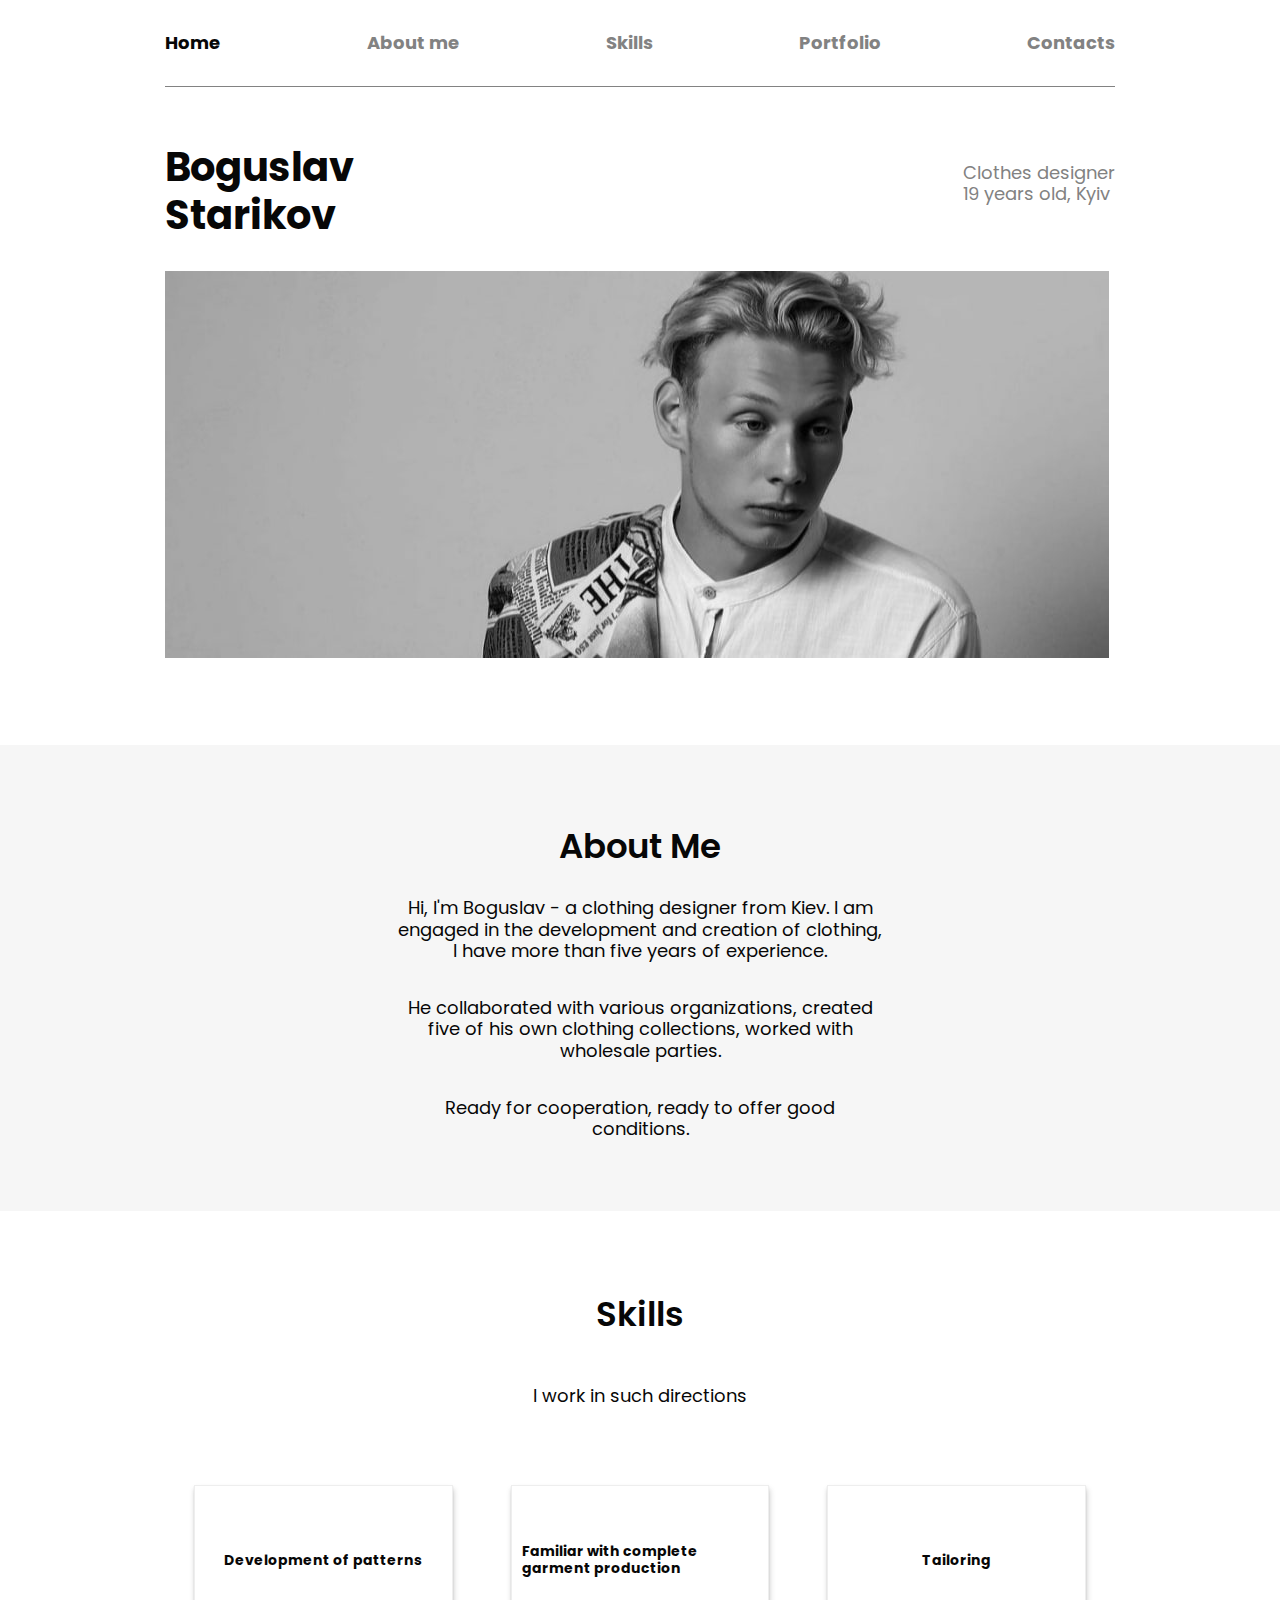
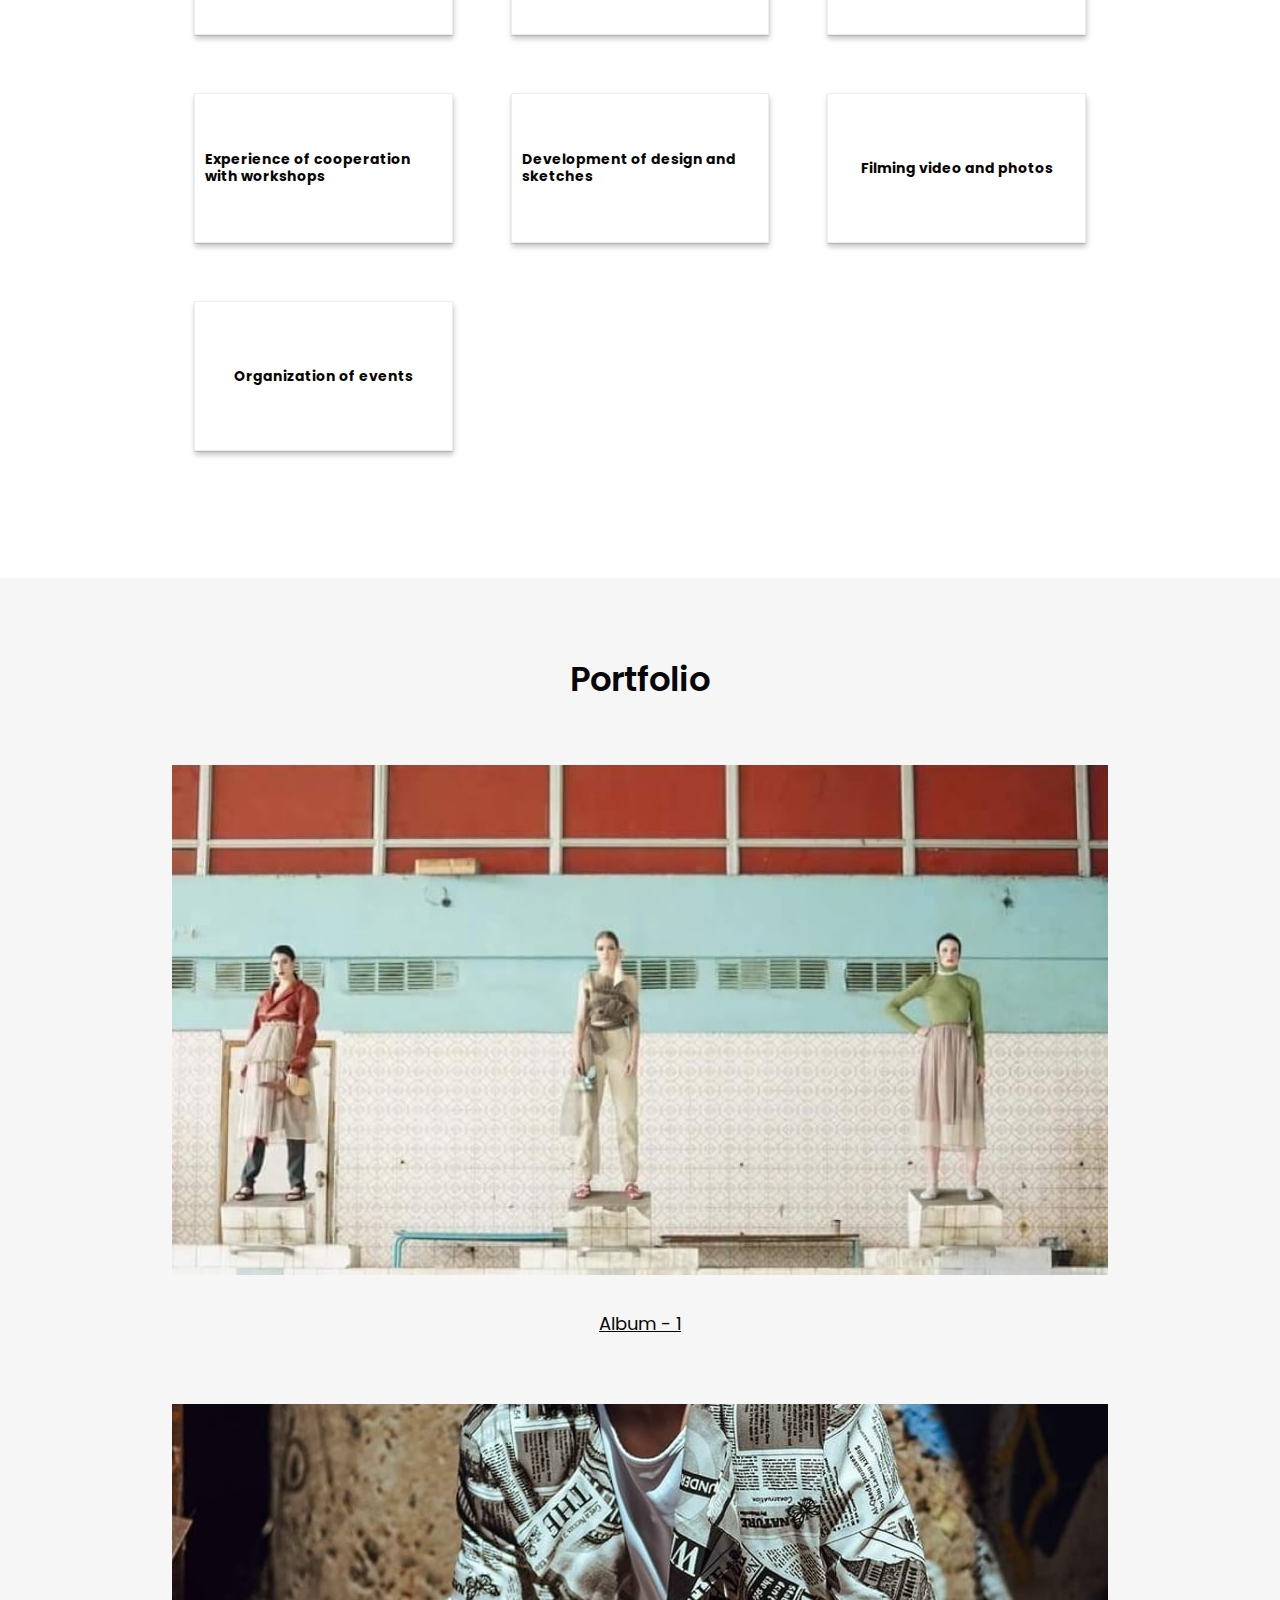
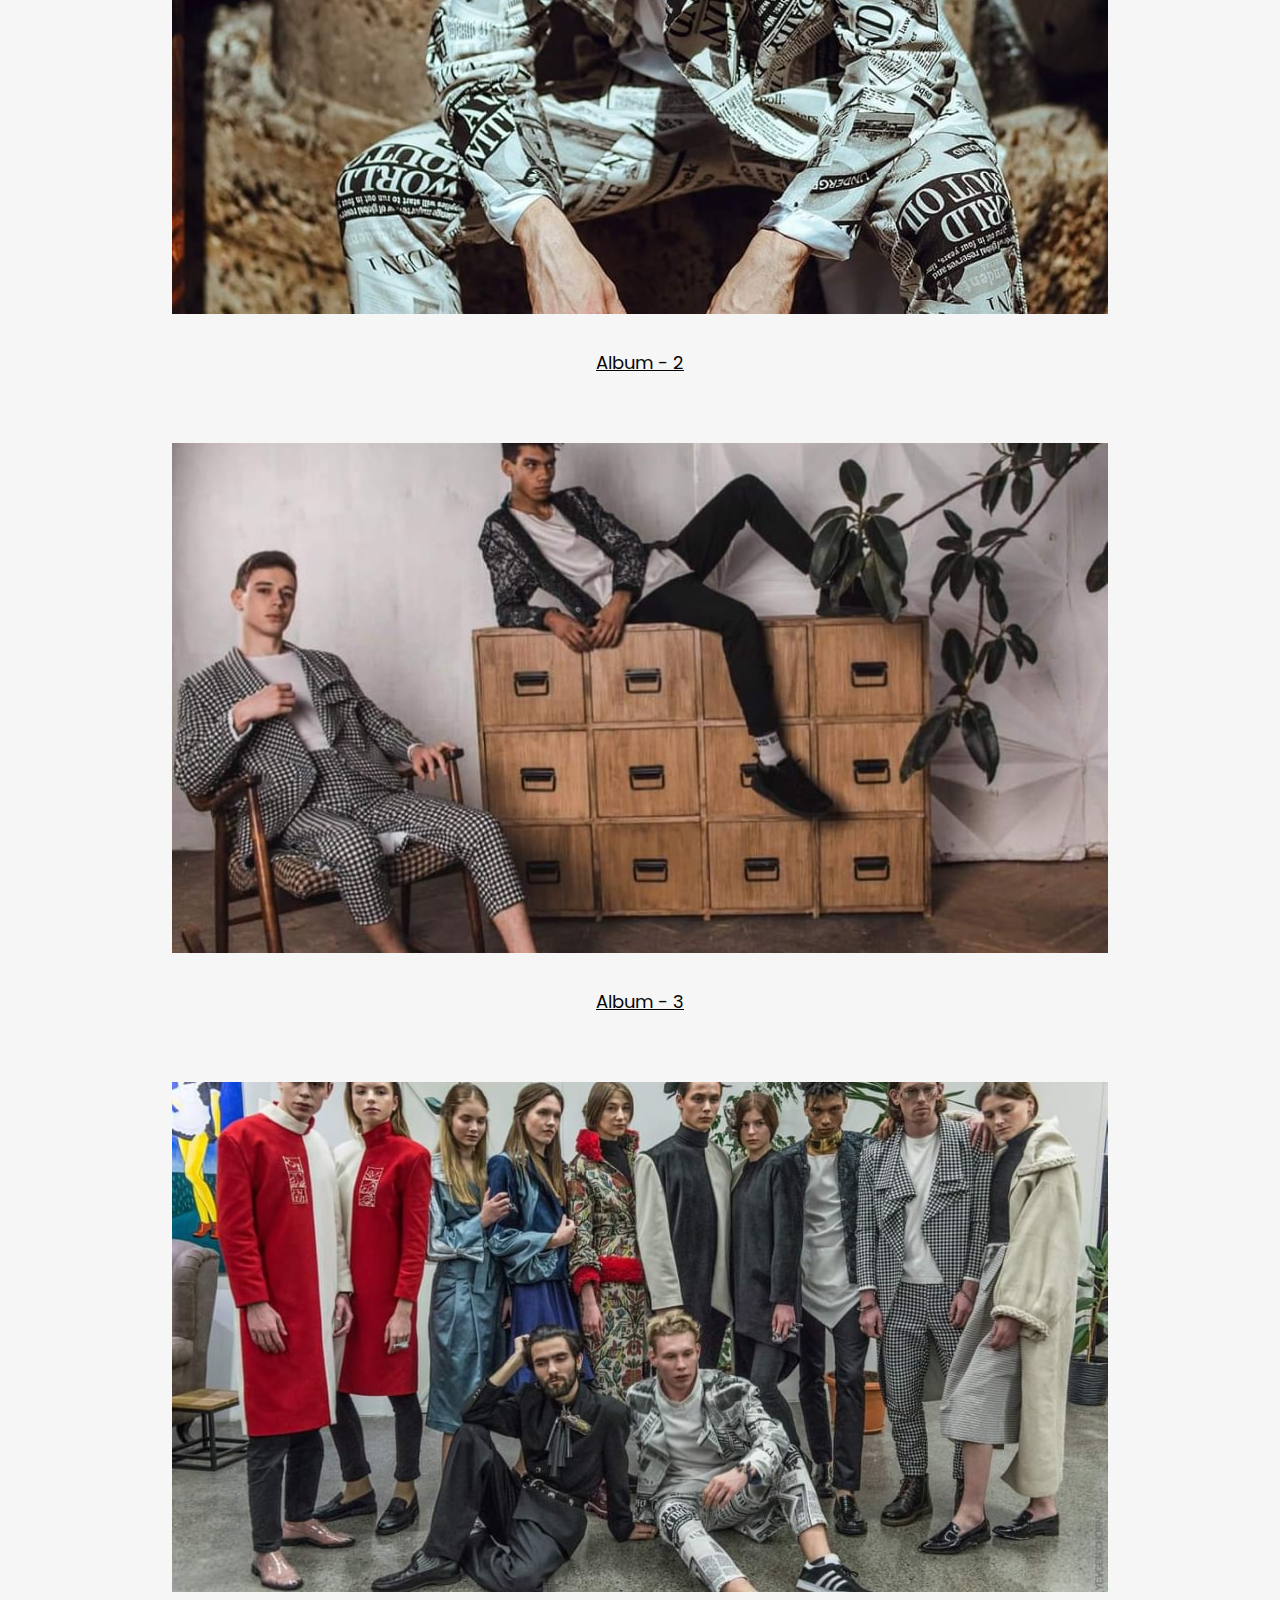
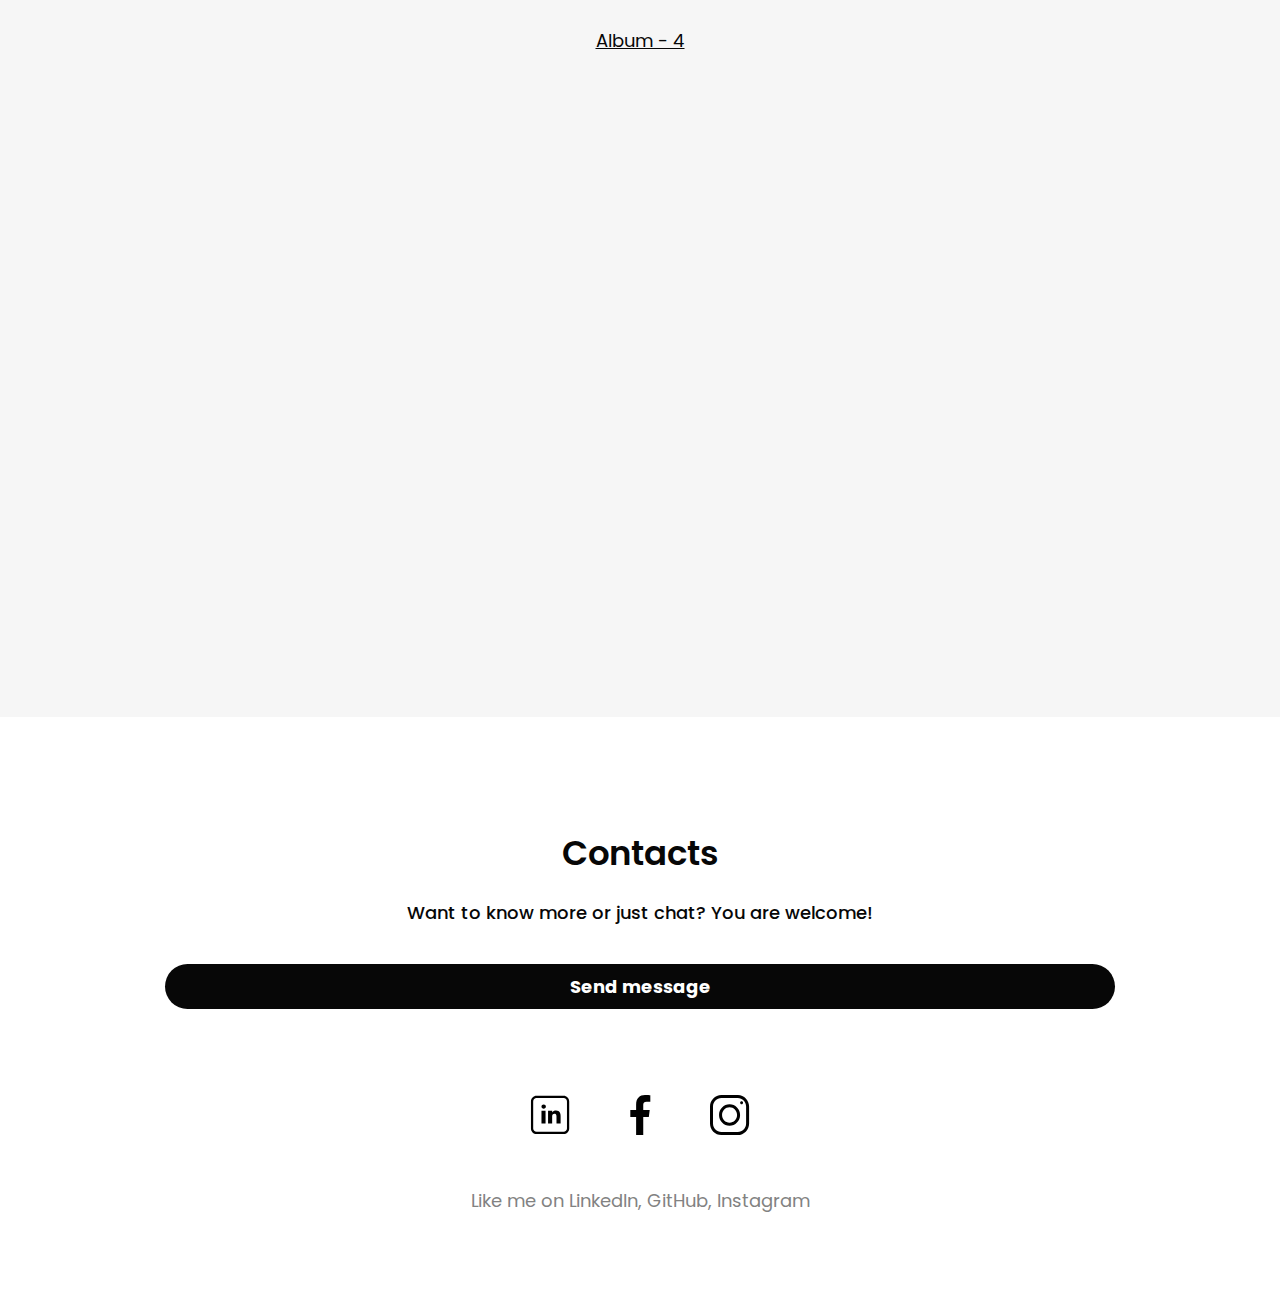
<file: index.html>
<!DOCTYPE html>
<html lang="en">
  <head>
    <meta charset="UTF-8" />
    <meta http-equiv="X-UA-Compatible" content="IE=edge" />
    <meta name="viewport" content="width=device-width, initial-scale=1.0" />
    <title>Boukiga</title>
    <link rel="preconnect" href="https://fonts.gstatic.com" crossorigin />
    <link
      href="https://fonts.googleapis.com/css2?family=Poppins:wght@400;500;700&family=Uchen&display=swap"
      rel="stylesheet"
    />
    <link rel="stylesheet" href="./css/main.min.css" />
  </head>
  <body>
    <header class="header">
      <div class="container header__container">
        <div class="header__desktop">
          <ul class="header__list">
            <li class="header__item">
              <a href="./index.html" class="header__link">Home</a>
            </li>

            <li class="header__item">
              <a href="#about" class="header__link">About me</a>
            </li>

            <li class="header__item">
              <a href="#skills" class="header__link">Skills</a>
            </li>

            <li class="header__item">
              <a href="#portfolio" class="header__link">Portfolio</a>
            </li>

            <li class="header__item">
              <a href="#contacts" class="header__link">Contacts</a>
            </li>
          </ul>
        </div>

        <button type="button" class="mobile-menu__burger" data-menu-button>
          <img
            src="./images/mobile-burger.svg"
            alt="Mobile menu button"
            width="30"
            height="20"
          />
        </button>
      </div>

      <div class="mobile-menu" data-menu>
        <div class="container mobile-menu__container">
          <button type="button" class="mobile-menu__cross" data-menu-close>
            <img
              src="./images/mobile-cross.svg"
              alt="Mobile menu button"
              width="23"
              height="23"
            />
          </button>

          <nav class="mobile-menu__nav">
            <ul class="mobile-menu__list">
              <li class="mobile-menu__item">
                <a href="" class="mobile-menu__link">Home</a>
              </li>
              <li class="mobile-menu__item">
                <a href="" class="mobile-menu__link">About me</a>
              </li>
              <li class="mobile-menu__item">
                <a href="" class="mobile-menu__link">Skills</a>
              </li>
              <li class="mobile-menu__item">
                <a href="" class="mobile-menu__link">Portfolio</a>
              </li>
              <li class="mobile-menu__item">
                <a href="" class="mobile-menu__link">Contacts</a>
              </li>
            </ul>
          </nav>
        </div>
      </div>
    </header>

    <main class="main">
      <section class="hero">
        <div class="container">
          <div class="hero__thumb">
            <h1 class="hero__title">
              Boguslav<br />
              Starikov
            </h1>

            <p class="hero__description">
              Clothes designer <br />
              19 years old, Kyiv
            </p>
          </div>

          <picture class="hero__picture">
            <source
              srcset="
                ./images/hero/hero-img-desktop.jpg    1x,
                ./images/hero/hero-img-desktop@2x.jpg 2x
              "
              media="(min-width: 950px)"
            />
            <source
              srcset="
                ./images/hero/hero-img-mobile.jpg    1x,
                ./images/hero/hero-img-mobile@2x.jpg 2x
              "
            />
            <img
              src="./images/hero/hero-img-mobile.jpg"
              alt="Boguslav Starikov"
            />
          </picture>
        </div>
      </section>

      <section class="about">
        <div class="container about__container" id="about">
          <h2 class="about__title">About Me</h2>
          <ul class="about__list">
            <li class="about__item">
              <p class="about__text">
                Hi, I'm Boguslav - a clothing designer from Kiev. I am engaged
                in the development and creation of clothing, I have more than
                five years of experience.
              </p>
            </li>
            <li class="about__item">
              <p class="about__text">
                He collaborated with various organizations, created five of his
                own clothing collections, worked with wholesale parties.
              </p>
            </li>
            <li class="about__item">
              <p class="about__text">
                Ready for cooperation, ready to offer good conditions.
              </p>
            </li>
          </ul>
        </div>
      </section>

      <section class="skills">
        <div class="container skills__container" id="skills">
          <h2 class="skills__title">Skills</h2>
          <p class="skills__description">I work in such directions</p>

          <ul class="skills__list">
            <li class="skills__item">
              <h3 class="skills__subtitle">Development of patterns</h3>
              <p class="skills__text"></p>
            </li>

            <li class="skills__item">
              <h3 class="skills__subtitle">
                Familiar with complete garment production
              </h3>
              <p class="skills__text"></p>
            </li>

            <li class="skills__item">
              <h3 class="skills__subtitle">Tailoring</h3>
              <p class="skills__text"></p>
            </li>

            <li class="skills__item">
              <h3 class="skills__subtitle">
                Experience of cooperation with workshops
              </h3>
              <p class="skills__text"></p>
            </li>

            <li class="skills__item">
              <h3 class="skills__subtitle">
                Development of design and sketches
              </h3>
              <p class="skills__text"></p>
            </li>

            <li class="skills__item">
              <h3 class="skills__subtitle">Filming video and photos</h3>
              <p class="skills__text"></p>
            </li>

            <li class="skills__item">
              <h3 class="skills__subtitle">Organization of events</h3>
              <p class="skills__text"></p>
            </li>
          </ul>
        </div>
      </section>

      <section class="portfolio">
        <div class="container" id="portfolio">
          <h2 class="portfolio__title">Portfolio</h2>

          <ul class="portfolio__list">
            <li class="portfolio__item">
              <a href="./colection1.html" class="portfolio__link">
                <picture class="portfolio__picture">
                  <source
                    srcset="
                      ./images/portfolio/colection-desktop1-min.jpg    1x,
                      ./images/portfolio/colection-desktop1@2x-min.jpg 2x
                    "
                    media="(min-width: 950px)"
                  />
                  <source
                    srcset="
                      ./images/portfolio/colection-mobile1-min.jpg    1x,
                      ./images/portfolio/colection-mobile1@2x-min.jpg 2x
                    "
                  />
                  <img
                    src="./images/portfolio/colection-mobile1-min.jpg"
                    alt="Portfolio image"
                  />
                </picture>

                Album - 1
              </a>
            </li>

            <li class="portfolio__item">
              <a href="./colection2.html" class="portfolio__link">
                <picture class="portfolio__picture">
                  <source
                    srcset="
                      ./images/portfolio/colection-desktop2-min.jpg    1x,
                      ./images/portfolio/colection-desktop2@2x-min.jpg 2x
                    "
                    media="(min-width: 950px)"
                  />

                  <source
                    srcset="
                      ./images/portfolio/colection-mobile2-min.jpg    1x,
                      ./images/portfolio/colection-mobile2@2x-min.jpg 2x
                    "
                  />
                  <img
                    src="./images/portfolio/colection-mobile2-min.jpg"
                    alt="Portfolio image"
                  />
                </picture>

                Album - 2
              </a>
            </li>

            <li class="portfolio__item">
              <a href="./colection3.html" class="portfolio__link">
                <picture class="portfolio__picture">
                  <source
                    srcset="
                      ./images/portfolio/colection-desktop3-min.jpg    1x,
                      ./images/portfolio/colection-desktop3@2x-min.jpg 2x
                    "
                    media="(min-width: 950px)"
                  />

                  <source
                    srcset="
                      ./images/portfolio/colection-mobile3-min.jpg    1x,
                      ./images/portfolio/colection-mobile3@2x-min.jpg 2x
                    "
                  />
                  <img
                    src="./images/portfolio/colection-mobile3-min.jpg"
                    alt="Portfolio image"
                  />
                </picture>

                Album - 3
              </a>
            </li>

            <li class="portfolio__item">
              <a href="./colection4.html" class="portfolio__link">
                <picture class="portfolio__picture">
                  <source
                    srcset="
                      ./images/portfolio/colection4-desktop-min.jpg    1x,
                      ./images/portfolio/colection4-desktop@2x-min.jpg 2x
                    "
                    media="(min-width: 950px)"
                  />

                  <source
                    srcset="
                      ./images/portfolio/colection4-mobile-min.jpg    1x,
                      ./images/portfolio/colection4-mobile@2x-min.jpg 2x
                    "
                  />
                  <img
                    src="./images/portfolio/colection4-mobile-min.jpg"
                    alt="Portfolio image"
                  />
                </picture>

                Album - 4
              </a>
            </li>

            <li class="portfolio__item">
              <iframe
                src="https://www.youtube.com/embed/2PJr3oDX-UU"
                title="YouTube video player"
                frameborder="0"
                allow="accelerometer; autoplay; clipboard-write; encrypted-media; gyroscope; picture-in-picture"
                allowfullscreen
                class="portfolio__video"
              ></iframe>
            </li>
          </ul>
        </div>
      </section>

      <section class="contacts">
        <div class="container" id="contacts">
          <h2 class="contacts__title">Contacts</h2>
          <h3 class="contacts__subtitle">
            Want to know more or just chat? You are welcome!
          </h3>

          <a href="mailto:boukiga.official@gmail.com" class="contacts__btn"
            >Send message</a
          >
        </div>
      </section>
    </main>
    <footer class="footer">
      <div class="container">
        <ul class="footer__list">
          <li class="footer__item">
            <a href="#" class="footer__link" target="_blank">
              <svg width="40" height="40">
                <use href="./images/footer/sprite.svg#linkedin"></use>
              </svg>
            </a>
          </li>

          <li class="footer__item">
            <a
              href="https://www.facebook.com/boguslav.starikov"
              class="footer__link"
              target="_blank"
            >
              <svg width="40" height="40">
                <use href="./images/footer/sprite.svg#facebook"></use>
              </svg>
            </a>
          </li>

          <li class="footer__item">
            <a
              href="https://www.instagram.com/boukiga/"
              class="contacts__link"
              target="_blank"
            >
              <svg width="40" height="40">
                <use href="./images/footer/sprite.svg#instagram"></use>
              </svg>
            </a>
          </li>
        </ul>

        <p class="footer__description">
          Like me on LinkedIn, GitHub, Instagram
        </p>
      </div>
    </footer>

    <script src="./js/mobile-menu.js"></script>
  </body>
</html>
</file>
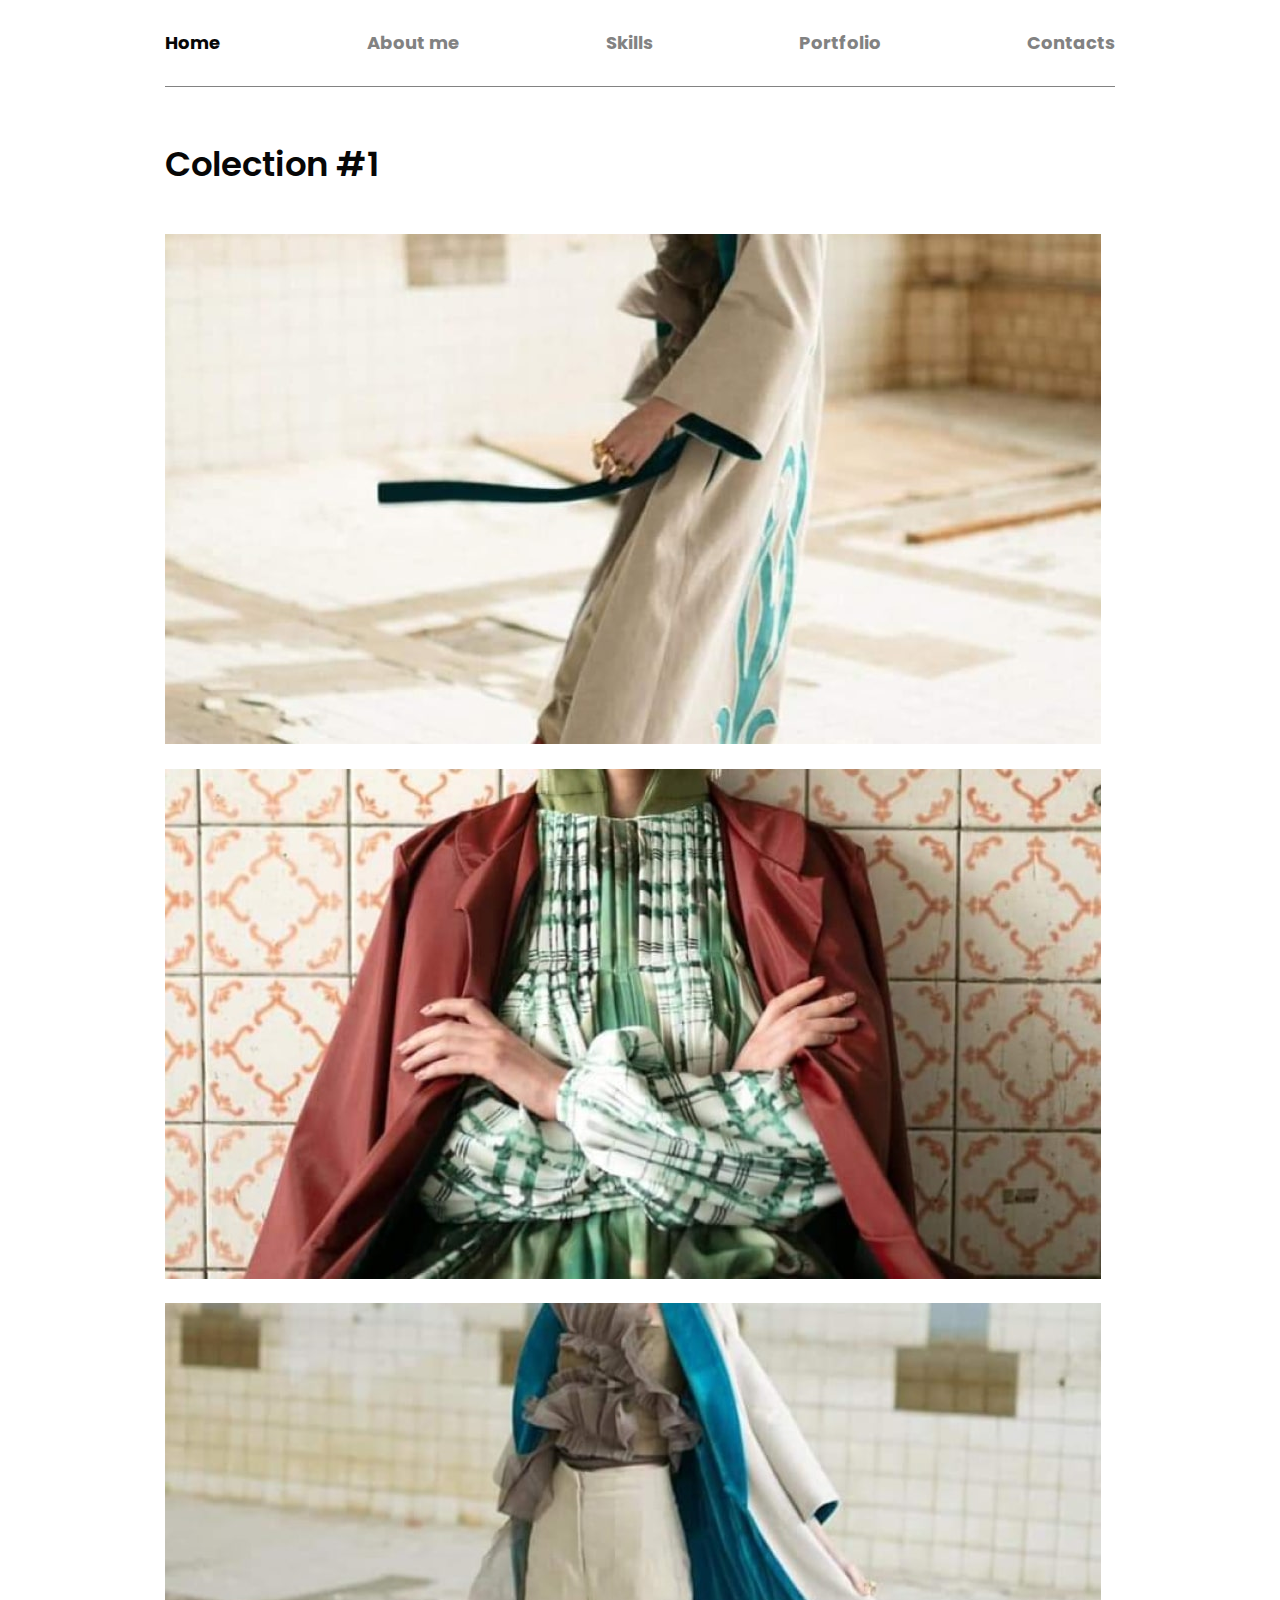
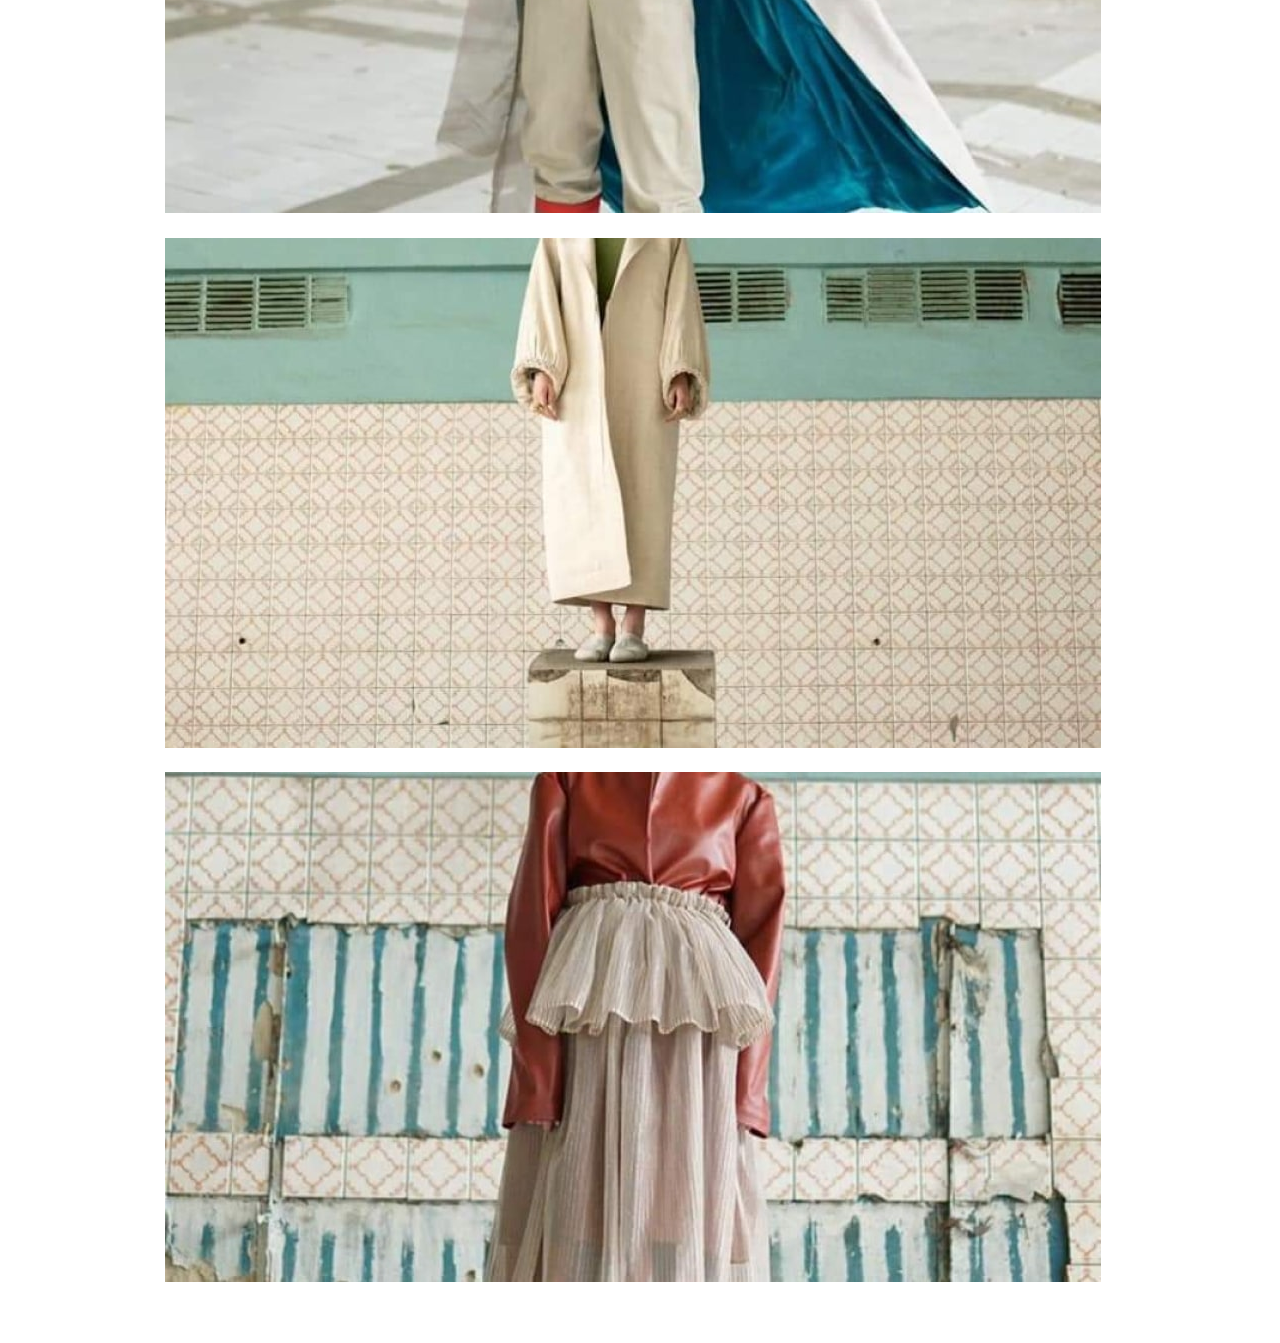
<file: colection1.html>
<!DOCTYPE html>
<html lang="en">
  <head>
    <meta charset="UTF-8" />
    <meta http-equiv="X-UA-Compatible" content="IE=edge" />
    <meta name="viewport" content="width=device-width, initial-scale=1.0" />
    <title>Boukiga</title>
    <link rel="preconnect" href="https://fonts.gstatic.com" crossorigin />
    <link
      href="https://fonts.googleapis.com/css2?family=Poppins:wght@400;500;700&family=Uchen&display=swap"
      rel="stylesheet"
    />
    <link rel="stylesheet" href="./css/main.min.css" />
  </head>
  <body>
    <header class="header">
      <div class="container header__container">
        <div class="header__desktop">
          <ul class="header__list">
            <li class="header__item">
              <a href="./index.html" class="header__link">Home</a>
            </li>

            <li class="header__item">
              <a href="#about" class="header__link">About me</a>
            </li>

            <li class="header__item">
              <a href="#skills" class="header__link">Skills</a>
            </li>

            <li class="header__item">
              <a href="#portfolio" class="header__link">Portfolio</a>
            </li>

            <li class="header__item">
              <a href="#contacts" class="header__link">Contacts</a>
            </li>
          </ul>
        </div>

        <button type="button" class="mobile-menu__burger" data-menu-button>
          <img
            src="./images/mobile-burger.svg"
            alt="Mobile menu button"
            width="30"
            height="20"
          />
        </button>
      </div>

      <div class="mobile-menu" data-menu>
        <div class="container mobile-menu__container">
          <button type="button" class="mobile-menu__cross" data-menu-close>
            <img
              src="./images/mobile-cross.svg"
              alt="Mobile menu button"
              width="23"
              height="23"
            />
          </button>

          <nav class="mobile-menu__nav">
            <ul class="mobile-menu__list">
              <li class="mobile-menu__item">
                <a href="" class="mobile-menu__link">Home</a>
              </li>
              <li class="mobile-menu__item">
                <a href="" class="mobile-menu__link">About me</a>
              </li>
              <li class="mobile-menu__item">
                <a href="" class="mobile-menu__link">Skills</a>
              </li>
              <li class="mobile-menu__item">
                <a href="" class="mobile-menu__link">Portfolio</a>
              </li>
              <li class="mobile-menu__item">
                <a href="" class="mobile-menu__link">Contacts</a>
              </li>
            </ul>
          </nav>
        </div>
      </div>
    </header>

    <main>
      <section class="colection">
        <div class="container">
          <h1 class="colection__title">Colection #1</h1>
          <ul class="colection__list">
            <li class="colection__item">
              <picture class="colection__picture">
                <source
                  srcset="
                    ./images/portfolio/colection/colection1-1-desktop-min.jpg    1x,
                    ./images/portfolio/colection/colection1-1-desktop@2x-min.jpg 2x
                  "
                  media="(min-width: 950px)"
                />

                <source
                  srcset="
                    ./images/portfolio/colection/colection1-1-mobile-min.jpg    1x,
                    ./images/portfolio/colection/colection1-1-mobile@2x-min.jpg 2x
                  "
                />
                <img
                  src="./images/portfolio/colection/colection1-1-mobile-min.jpg"
                  alt="Colection Image"
                />
              </picture>
            </li>

            <li class="colection__item">
              <picture class="colection__picture">
                <source
                  srcset="
                    ./images/portfolio/colection/colection1-2-desktop-min.jpg    1x,
                    ./images/portfolio/colection/colection1-2-desktop@2x-min.jpg 2x
                  "
                  media="(min-width: 950px)"
                />
                <source
                  srcset="
                    ./images/portfolio/colection/colection1-2-mobile-min.jpg    1x,
                    ./images/portfolio/colection/colection1-2-mobile@2x-min.jpg 2x
                  "
                />
                <img
                  src="./images/portfolio/colection/colection1-2-mobile-min.jpg"
                  alt="Colection Image"
                />
              </picture>
            </li>

            <li class="colection__item">
              <picture class="colection__picture">
                <source
                  srcset="
                    ./images/portfolio/colection/colection1-3-desktop-min.jpg    1x,
                    ./images/portfolio/colection/colection1-3-desktop@2x-min.jpg 2x
                  "
                  media="(min-width: 950px)"
                />
                <source
                  srcset="
                    ./images/portfolio/colection/colection1-3-mobile-min.jpg    1x,
                    ./images/portfolio/colection/colection1-3-mobile@2x-min.jpg 2x
                  "
                />
                <img
                  src="./images/portfolio/colection/colection1-3-mobile-min.jpg"
                  alt="Colection Image"
                />
              </picture>
            </li>

            <li class="colection__item">
              <picture class="colection__picture">
                <source
                  srcset="
                    ./images/portfolio/colection/colection1-4-desktop-min.jpg    1x,
                    ./images/portfolio/colection/colection1-4-desktop@2x-min.jpg 2x
                  "
                  media="(min-width: 950px)"
                />
                <source
                  srcset="
                    ./images/portfolio/colection/colection1-4-mobile-min.jpg    1x,
                    ./images/portfolio/colection/colection1-4-mobile@2x-min.jpg 2x
                  "
                />
                <img
                  src="./images/portfolio/colection/colection1-4-mobile-min.jpg"
                  alt="Colection Image"
                />
              </picture>
            </li>

            <li class="colection__item">
              <picture class="colection__picture">
                <source
                  srcset="
                    ./images/portfolio/colection/colection1-5-desktop-min.jpg    1x,
                    ./images/portfolio/colection/colection1-5-desktop@2x-min.jpg 2x
                  "
                  media="(min-width: 950px)"
                />
                <source
                  srcset="
                    ./images/portfolio/colection/colection1-5-mobile-min.jpg    1x,
                    ./images/portfolio/colection/colection1-5-mobile@2x-min.jpg 2x
                  "
                />
                <img
                  src="./images/portfolio/colection/colection1-5-mobile-min.jpg"
                  alt="Colection Image"
                />
              </picture>
            </li>
          </ul>
        </div>
      </section>
    </main>
    <script src="./js/mobile-menu.js"></script>
  </body>
</html>
</file>
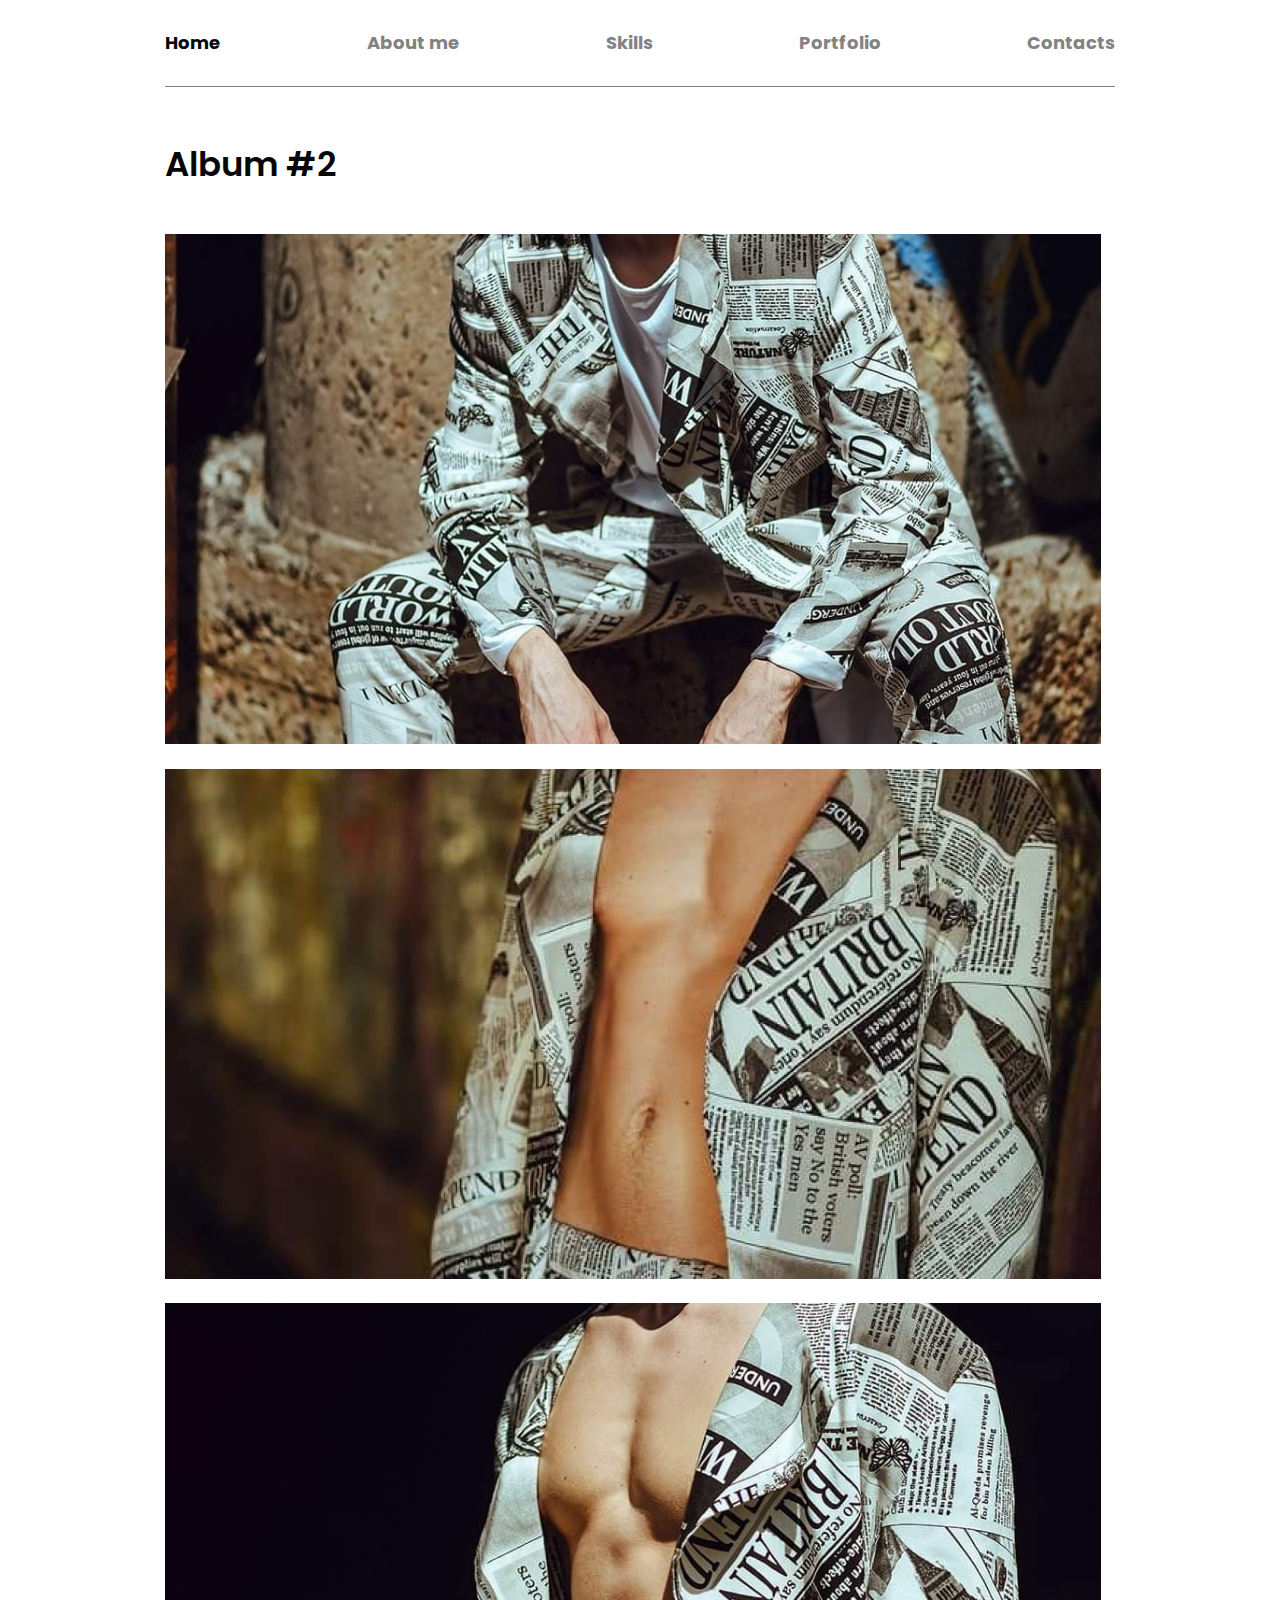
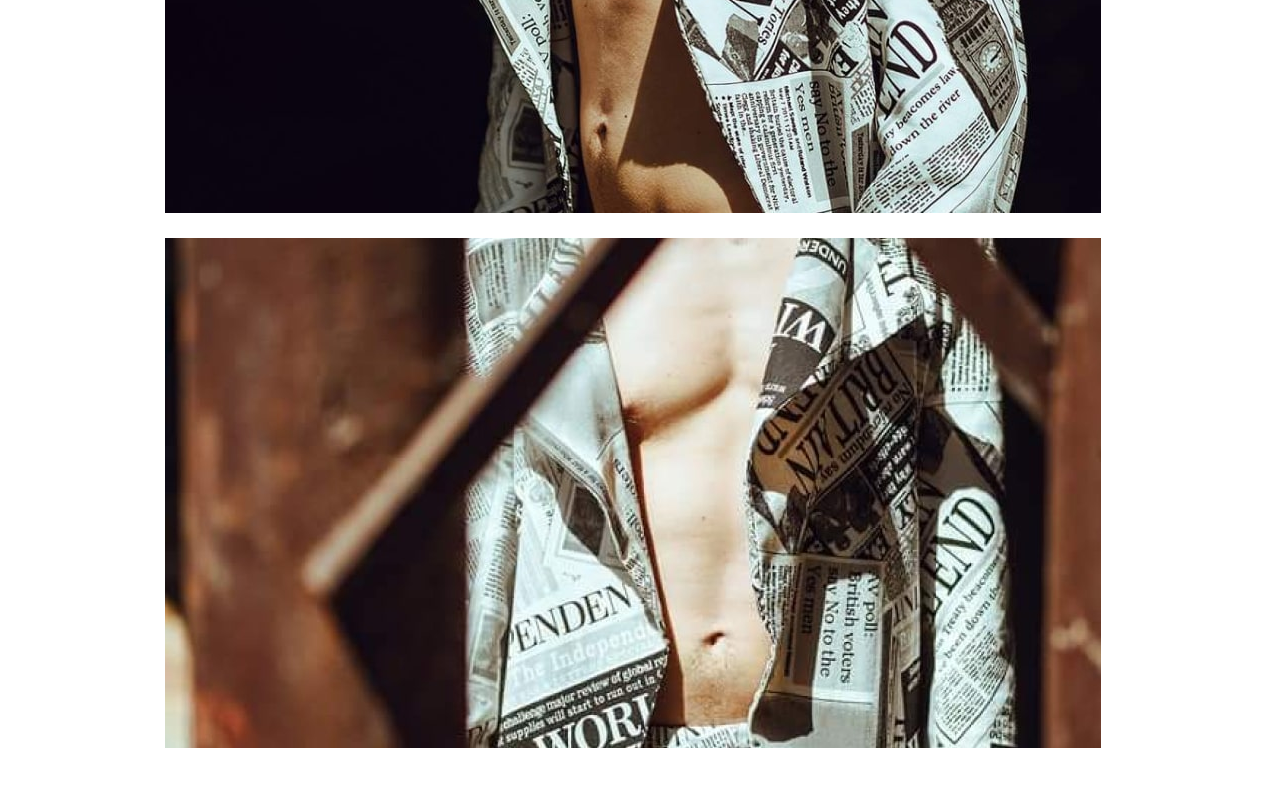
<file: colection2.html>
<!DOCTYPE html>
<html lang="en">
  <head>
    <meta charset="UTF-8" />
    <meta http-equiv="X-UA-Compatible" content="IE=edge" />
    <meta name="viewport" content="width=device-width, initial-scale=1.0" />
    <title>Boukiga</title>
    <link rel="preconnect" href="https://fonts.gstatic.com" crossorigin />
    <link
      href="https://fonts.googleapis.com/css2?family=Poppins:wght@400;500;700&family=Uchen&display=swap"
      rel="stylesheet"
    />
    <link rel="stylesheet" href="./css/main.min.css" />
  </head>
  <body>
    <header class="header">
      <div class="container header__container">
        <div class="header__desktop">
          <ul class="header__list">
            <li class="header__item">
              <a href="./index.html" class="header__link">Home</a>
            </li>

            <li class="header__item">
              <a href="#about" class="header__link">About me</a>
            </li>

            <li class="header__item">
              <a href="#skills" class="header__link">Skills</a>
            </li>

            <li class="header__item">
              <a href="#portfolio" class="header__link">Portfolio</a>
            </li>

            <li class="header__item">
              <a href="#contacts" class="header__link">Contacts</a>
            </li>
          </ul>
        </div>

        <button type="button" class="mobile-menu__burger" data-menu-button>
          <img
            src="./images/mobile-burger.svg"
            alt="Mobile menu button"
            width="30"
            height="20"
          />
        </button>
      </div>

      <div class="mobile-menu" data-menu>
        <div class="container mobile-menu__container">
          <button type="button" class="mobile-menu__cross" data-menu-close>
            <img
              src="./images/mobile-cross.svg"
              alt="Mobile menu button"
              width="23"
              height="23"
            />
          </button>

          <nav class="mobile-menu__nav">
            <ul class="mobile-menu__list">
              <li class="mobile-menu__item">
                <a href="" class="mobile-menu__link">Home</a>
              </li>
              <li class="mobile-menu__item">
                <a href="" class="mobile-menu__link">About me</a>
              </li>
              <li class="mobile-menu__item">
                <a href="" class="mobile-menu__link">Skills</a>
              </li>
              <li class="mobile-menu__item">
                <a href="" class="mobile-menu__link">Portfolio</a>
              </li>
              <li class="mobile-menu__item">
                <a href="" class="mobile-menu__link">Contacts</a>
              </li>
            </ul>
          </nav>
        </div>
      </div>
    </header>

    <main>
      <section class="colection">
        <div class="container">
          <h1 class="colection__title">Album #2</h1>
          <ul class="colection__list">
            <li class="colection__item">
              <picture class="colection__picture">
                <source
                  srcset="
                    ./images/portfolio/colection/colection2-1-desktop-min.jpg    1x,
                    ./images/portfolio/colection/colection2-1-desktop@2x-min.jpg 2x
                  "
                  media="(min-width: 950px)"
                />

                <source
                  srcset="
                    ./images/portfolio/colection/colection2-1-mobile-min.jpg    1x,
                    ./images/portfolio/colection/colection2-1-mobile@2x-min.jpg 2x
                  "
                />
                <img
                  src="./images/portfolio/colection/colection2-1-mobile-min.jpg"
                  alt="Colection Image"
                />
              </picture>
            </li>

            <li class="colection__item">
              <picture class="colection__picture">
                <source
                  srcset="
                    ./images/portfolio/colection/colection2-2-desktop-min.jpg    1x,
                    ./images/portfolio/colection/colection2-2-desktop@2x-min.jpg 2x
                  "
                  media="(min-width: 950px)"
                />
                <source
                  srcset="
                    ./images/portfolio/colection/colection2-2-mobile-min.jpg    1x,
                    ./images/portfolio/colection/colection2-2-mobile@2x-min.jpg 2x
                  "
                />
                <img
                  src="./images/portfolio/colection/colection2-2-mobile-min.jpg"
                  alt="Colection Image"
                />
              </picture>
            </li>

            <li class="colection__item">
              <picture class="colection__picture">
                <source
                  srcset="
                    ./images/portfolio/colection/colection2-3-desktop-min.jpg    1x,
                    ./images/portfolio/colection/colection2-3-desktop@2x-min.jpg 2x
                  "
                  media="(min-width: 950px)"
                />

                <source
                  srcset="
                    ./images/portfolio/colection/colection2-3-mobile-min.jpg    1x,
                    ./images/portfolio/colection/colection2-3-mobile@2x-min.jpg 2x
                  "
                />
                <img
                  src="./images/portfolio/colection/colection1-3-mobile-min.jpg"
                  alt="Colection Image"
                />
              </picture>
            </li>

            <li class="colection__item">
              <picture class="colection__picture">
                <source
                  srcset="
                    ./images/portfolio/colection/colection2-4-desktop-min.jpg    1x,
                    ./images/portfolio/colection/colection2-4-desktop@2x-min.jpg 2x
                  "
                  media="(min-width: 950px)"
                />

                <source
                  srcset="
                    ./images/portfolio/colection/colection2-4-mobile-min.jpg    1x,
                    ./images/portfolio/colection/colection2-4-mobile@2x-min.jpg 2x
                  "
                />
                <img
                  src="./images/portfolio/colection/colection2-4-mobile-min.jpg"
                  alt="Colection Image"
                />
              </picture>
            </li>
          </ul>
        </div>
      </section>
    </main>
    <script src="./js/mobile-menu.js"></script>
  </body>
</html>
</file>
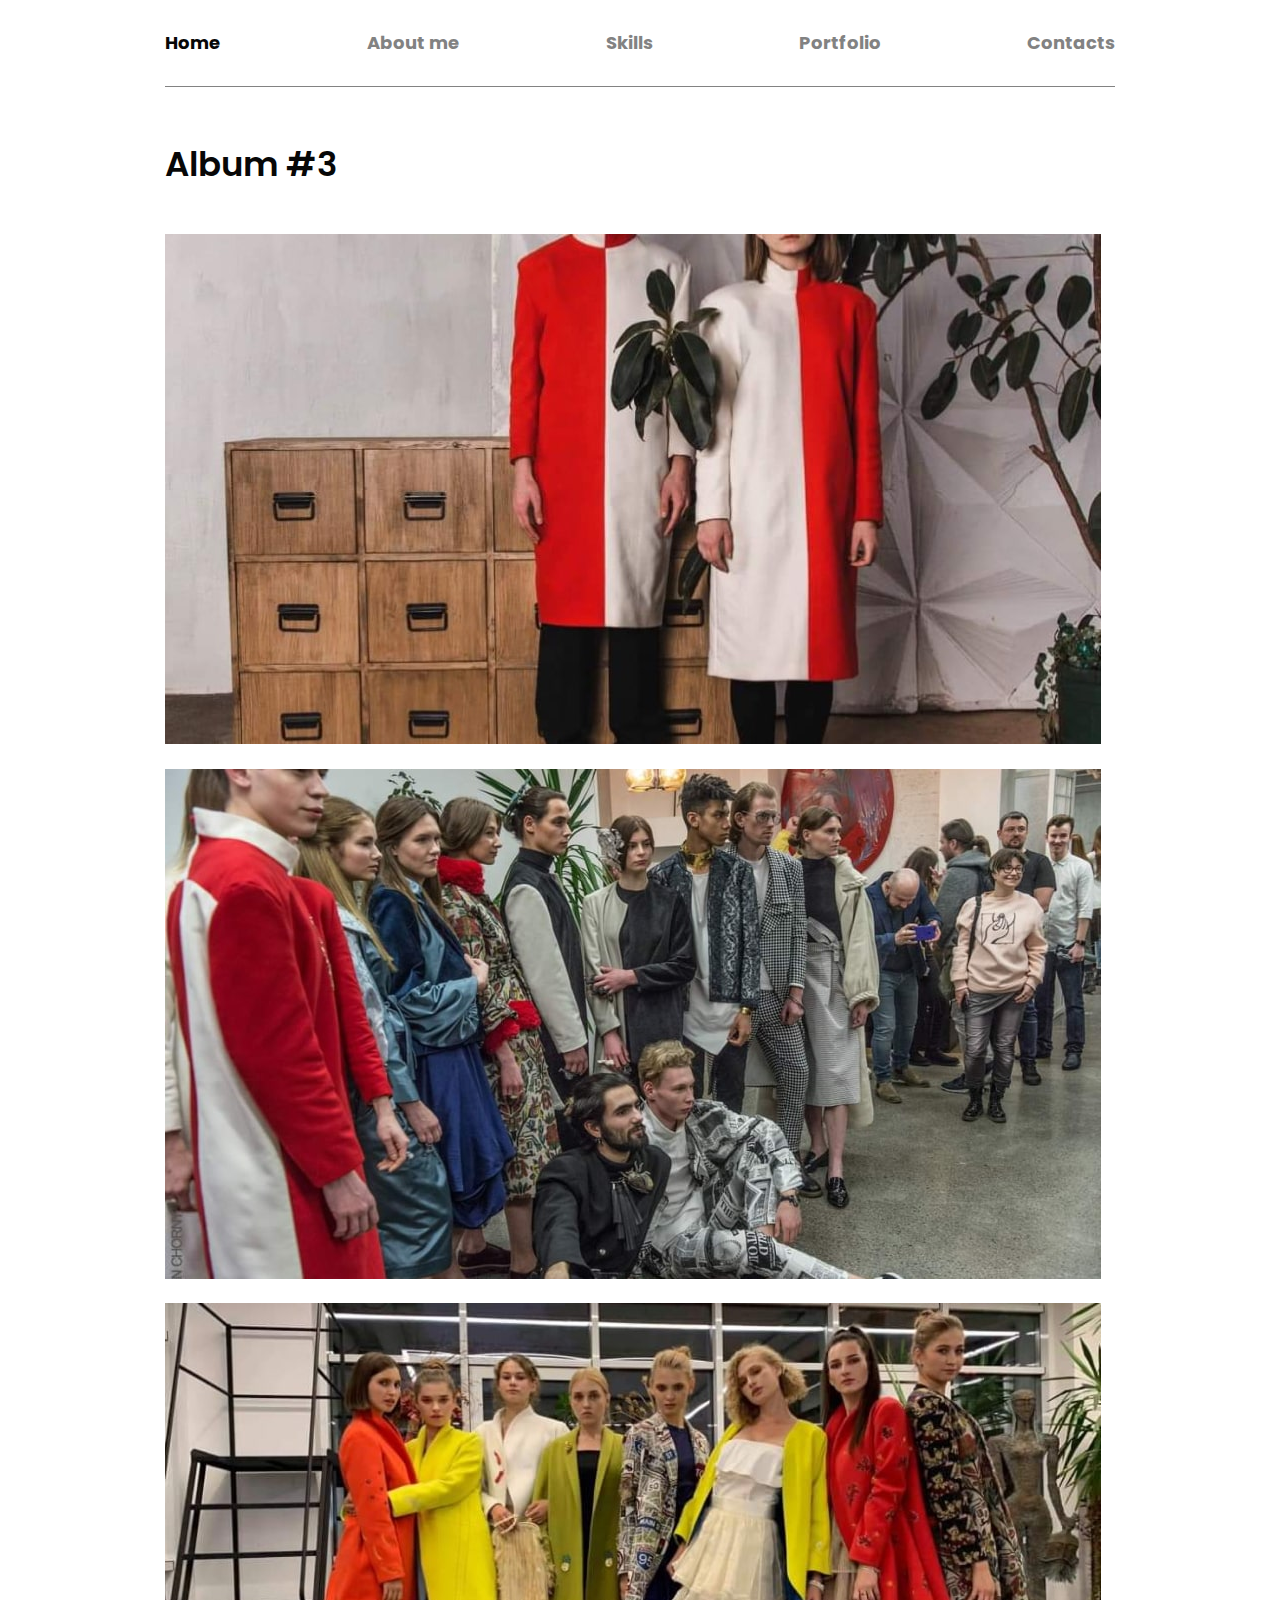
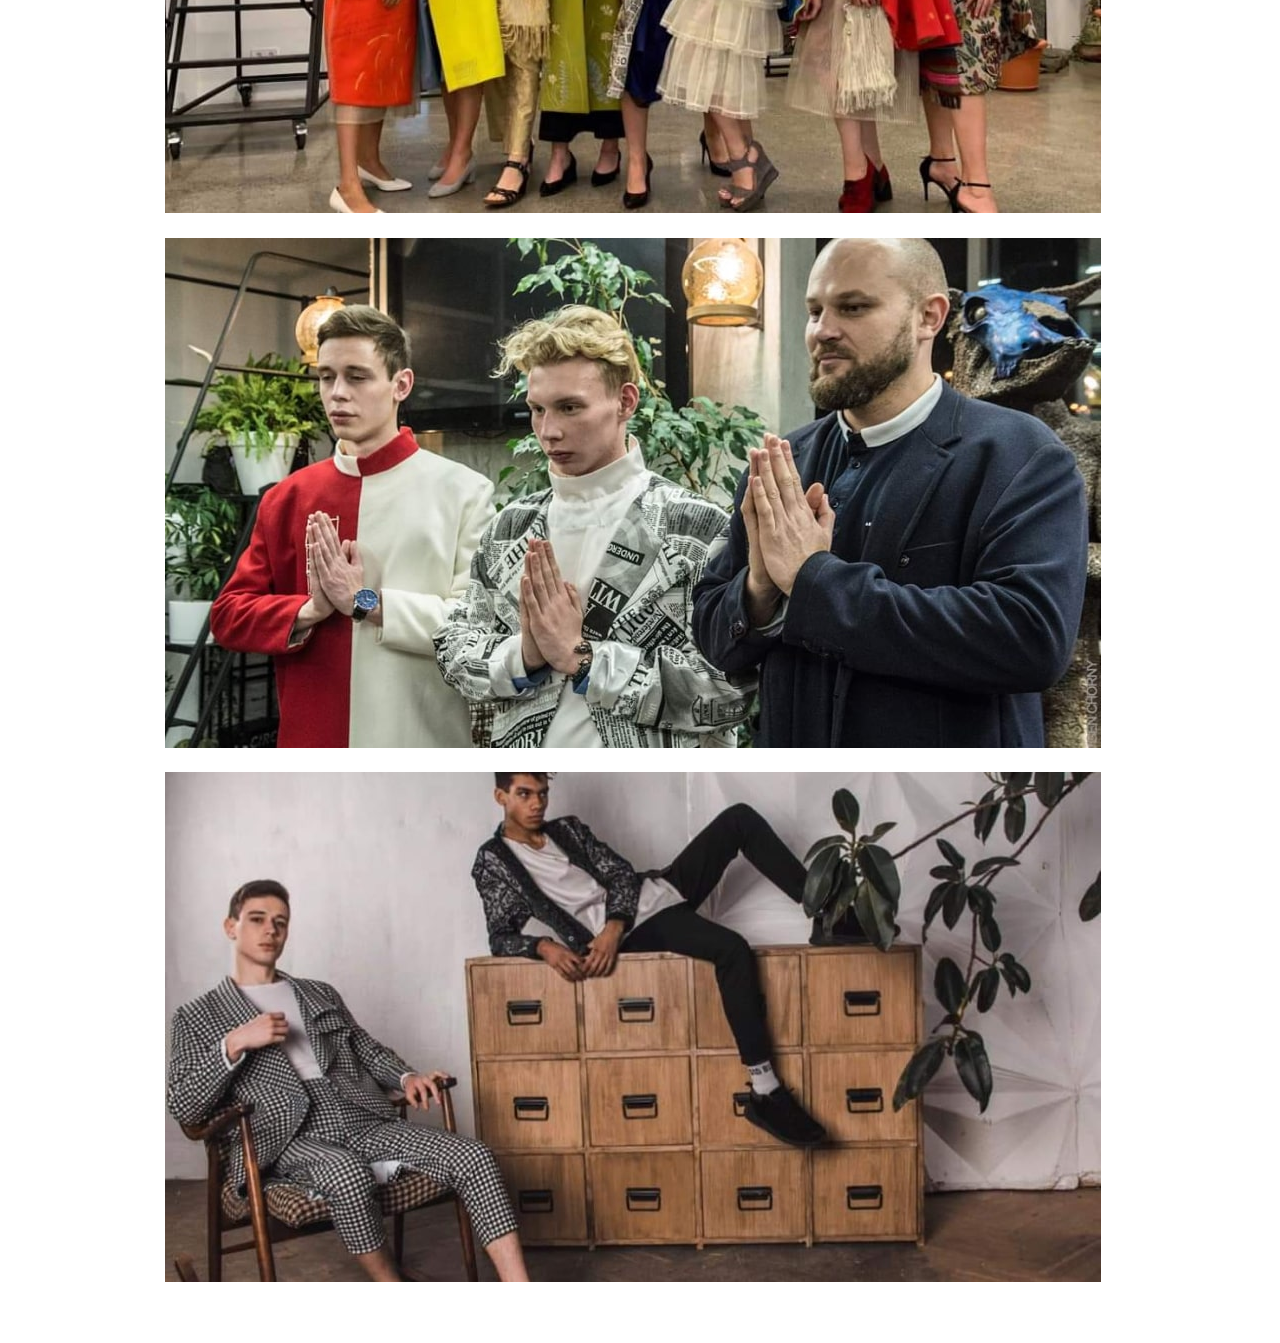
<file: colection3.html>
<!DOCTYPE html>
<html lang="en">
  <head>
    <meta charset="UTF-8" />
    <meta http-equiv="X-UA-Compatible" content="IE=edge" />
    <meta name="viewport" content="width=device-width, initial-scale=1.0" />
    <title>Boukiga</title>
    <link rel="preconnect" href="https://fonts.gstatic.com" crossorigin />
    <link
      href="https://fonts.googleapis.com/css2?family=Poppins:wght@400;500;700&family=Uchen&display=swap"
      rel="stylesheet"
    />
    <link rel="stylesheet" href="./css/main.min.css" />
  </head>
  <body>
    <header class="header">
      <div class="container header__container">
        <div class="header__desktop">
          <ul class="header__list">
            <li class="header__item">
              <a href="./index.html" class="header__link">Home</a>
            </li>

            <li class="header__item">
              <a href="#about" class="header__link">About me</a>
            </li>

            <li class="header__item">
              <a href="#skills" class="header__link">Skills</a>
            </li>

            <li class="header__item">
              <a href="#portfolio" class="header__link">Portfolio</a>
            </li>

            <li class="header__item">
              <a href="#contacts" class="header__link">Contacts</a>
            </li>
          </ul>
        </div>

        <button type="button" class="mobile-menu__burger" data-menu-button>
          <img
            src="./images/mobile-burger.svg"
            alt="Mobile menu button"
            width="30"
            height="20"
          />
        </button>
      </div>

      <div class="mobile-menu" data-menu>
        <div class="container mobile-menu__container">
          <button type="button" class="mobile-menu__cross" data-menu-close>
            <img
              src="./images/mobile-cross.svg"
              alt="Mobile menu button"
              width="23"
              height="23"
            />
          </button>

          <nav class="mobile-menu__nav">
            <ul class="mobile-menu__list">
              <li class="mobile-menu__item">
                <a href="" class="mobile-menu__link">Home</a>
              </li>
              <li class="mobile-menu__item">
                <a href="" class="mobile-menu__link">About me</a>
              </li>
              <li class="mobile-menu__item">
                <a href="" class="mobile-menu__link">Skills</a>
              </li>
              <li class="mobile-menu__item">
                <a href="" class="mobile-menu__link">Portfolio</a>
              </li>
              <li class="mobile-menu__item">
                <a href="" class="mobile-menu__link">Contacts</a>
              </li>
            </ul>
          </nav>
        </div>
      </div>
    </header>

    <main>
      <section class="colection">
        <div class="container">
          <h1 class="colection__title">Album #3</h1>
          <ul class="colection__list">
            <li class="colection__item">
              <picture class="colection__picture">
                <source
                  srcset="
                    ./images/portfolio/colection/colection3-1-desktop-min.jpg    1x,
                    ./images/portfolio/colection/colection3-1-desktop@2x-min.jpg 2x
                  "
                  media="(min-width: 950px)"
                />

                <source
                  srcset="
                    ./images/portfolio/colection/colection3-1-mobile-min.jpg    1x,
                    ./images/portfolio/colection/colection3-1-mobile@2x-min.jpg 2x
                  "
                />
                <img
                  src="./images/portfolio/colection/colection3-1-mobile-min.jpg"
                  alt="Colection Image"
                />
              </picture>
            </li>

            <li class="colection__item">
              <picture class="colection__picture">
                <source
                  srcset="
                    ./images/portfolio/colection/colection3-2-desktop-min.jpg    1x,
                    ./images/portfolio/colection/colection3-2-desktop@2x-min.jpg 2x
                  "
                  media="(min-width: 950px)"
                />

                <source
                  srcset="
                    ./images/portfolio/colection/colection3-2-mobile-min.jpg    1x,
                    ./images/portfolio/colection/colection3-2-mobile@2x-min.jpg 2x
                  "
                />
                <img
                  src="./images/portfolio/colection/colection3-2-mobile-min.jpg"
                  alt="Colection Image"
                />
              </picture>
            </li>

            <li class="colection__item">
              <picture class="colection__picture">
                <source
                  srcset="
                    ./images/portfolio/colection/colection3-3-desktop-min.jpg    1x,
                    ./images/portfolio/colection/colection3-3-desktop@2x-min.jpg 2x
                  "
                  media="(min-width: 950px)"
                />

                <source
                  srcset="
                    ./images/portfolio/colection/colection3-3-mobile-min.jpg    1x,
                    ./images/portfolio/colection/colection3-3-mobile@2x-min.jpg 2x
                  "
                />
                <img
                  src="./images/portfolio/colection/colection3-3-mobile-min.jpg"
                  alt="Colection Image"
                />
              </picture>
            </li>

            <li class="colection__item">
              <picture class="colection__picture">
                <source
                  srcset="
                    ./images/portfolio/colection/colection3-4-desktop-min.jpg    1x,
                    ./images/portfolio/colection/colection3-4-desktop@2x-min.jpg 2x
                  "
                  media="(min-width: 950px)"
                />

                <source
                  srcset="
                    ./images/portfolio/colection/colection3-4-mobile-min.jpg    1x,
                    ./images/portfolio/colection/colection3-4-mobile@2x-min.jpg 2x
                  "
                />
                <img
                  src="./images/portfolio/colection/colection3-4-mobile-min.jpg"
                  alt="Colection Image"
                />
              </picture>
            </li>

            <li class="colection__item">
              <picture class="colection__picture">
                <source
                  srcset="
                    ./images/portfolio/colection/colection3-5-desktop-min.jpg    1x,
                    ./images/portfolio/colection/colection3-5-desktop@2x-min.jpg 2x
                  "
                  media="(min-width: 950px)"
                />

                <source
                  srcset="
                    ./images/portfolio/colection/colection3-5-mobile-min.jpg    1x,
                    ./images/portfolio/colection/colection3-5-mobile@2x-min.jpg 2x
                  "
                />
                <img
                  src="./images/portfolio/colection/colection3-5-mobile-min.jpg"
                  alt="Colection Image"
                />
              </picture>
            </li>
          </ul>
        </div>
      </section>
    </main>
    <script src="./js/mobile-menu.js"></script>
  </body>
</html>
</file>
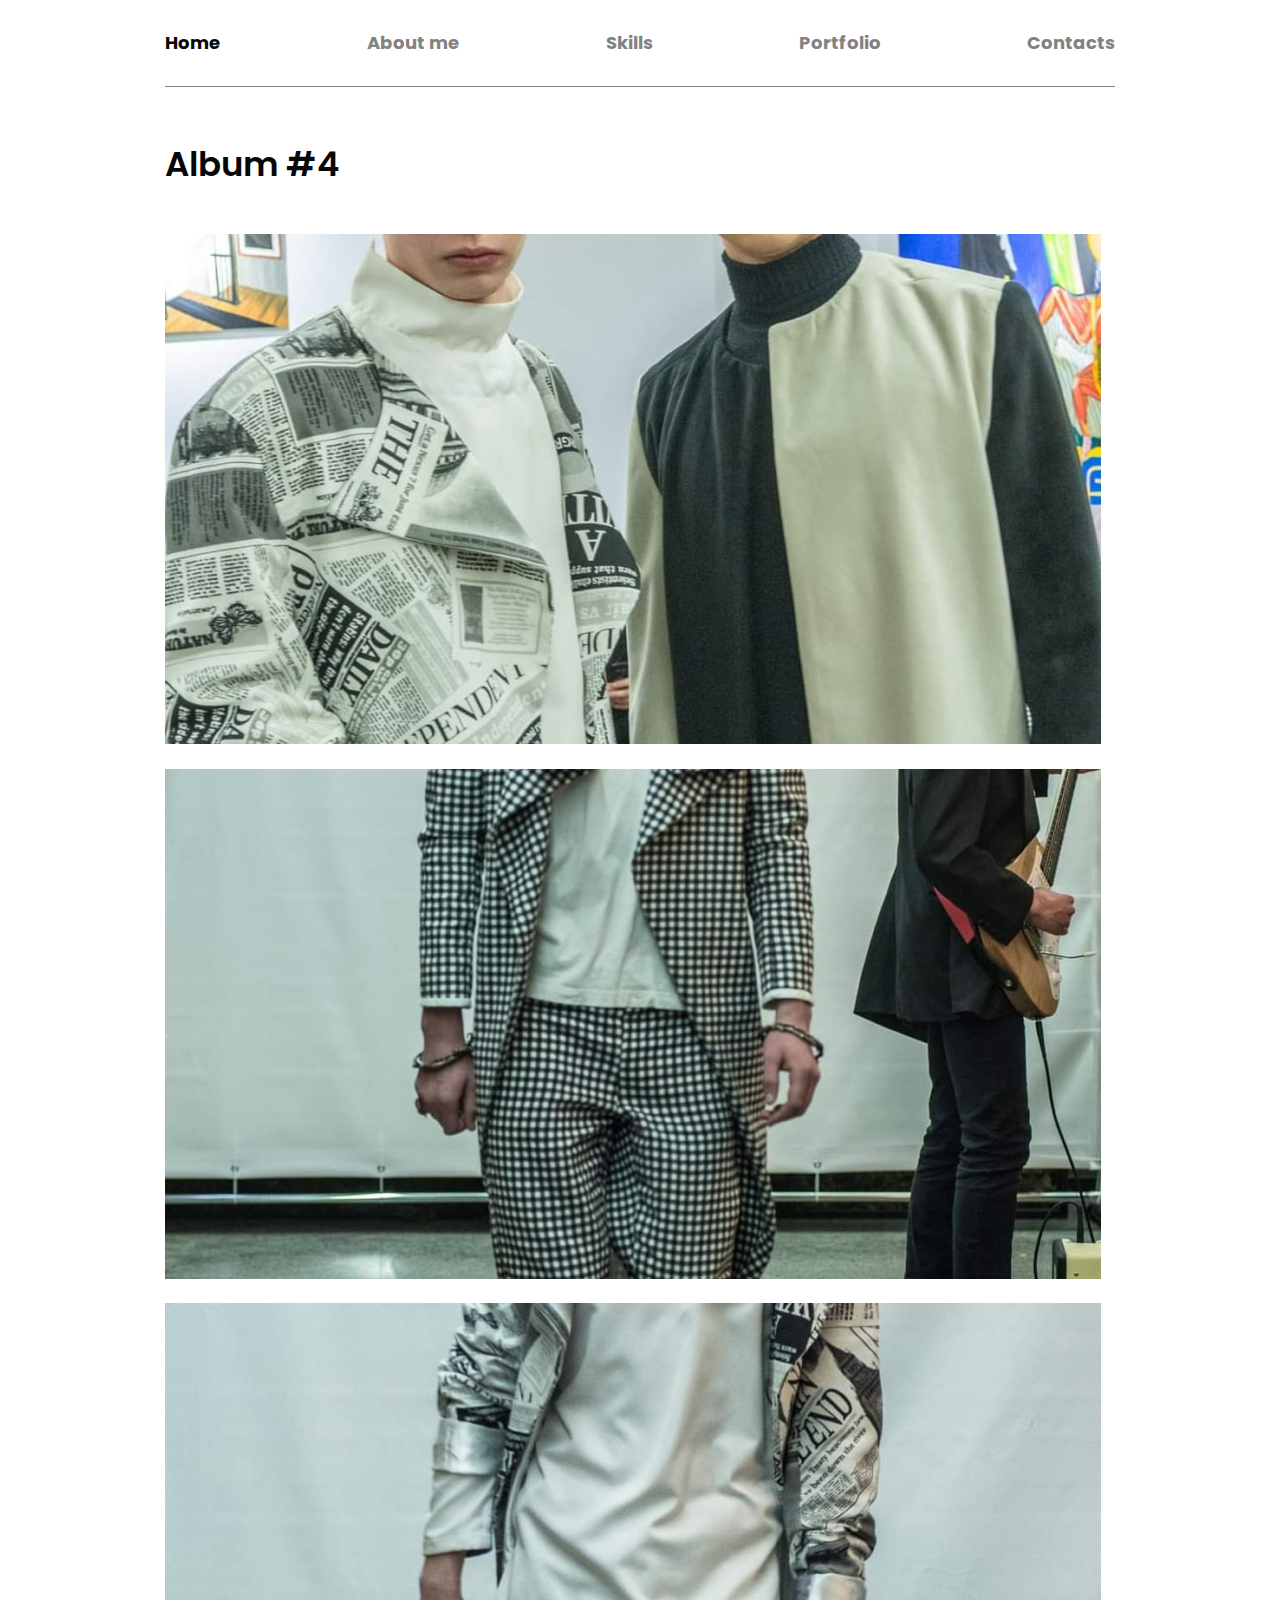
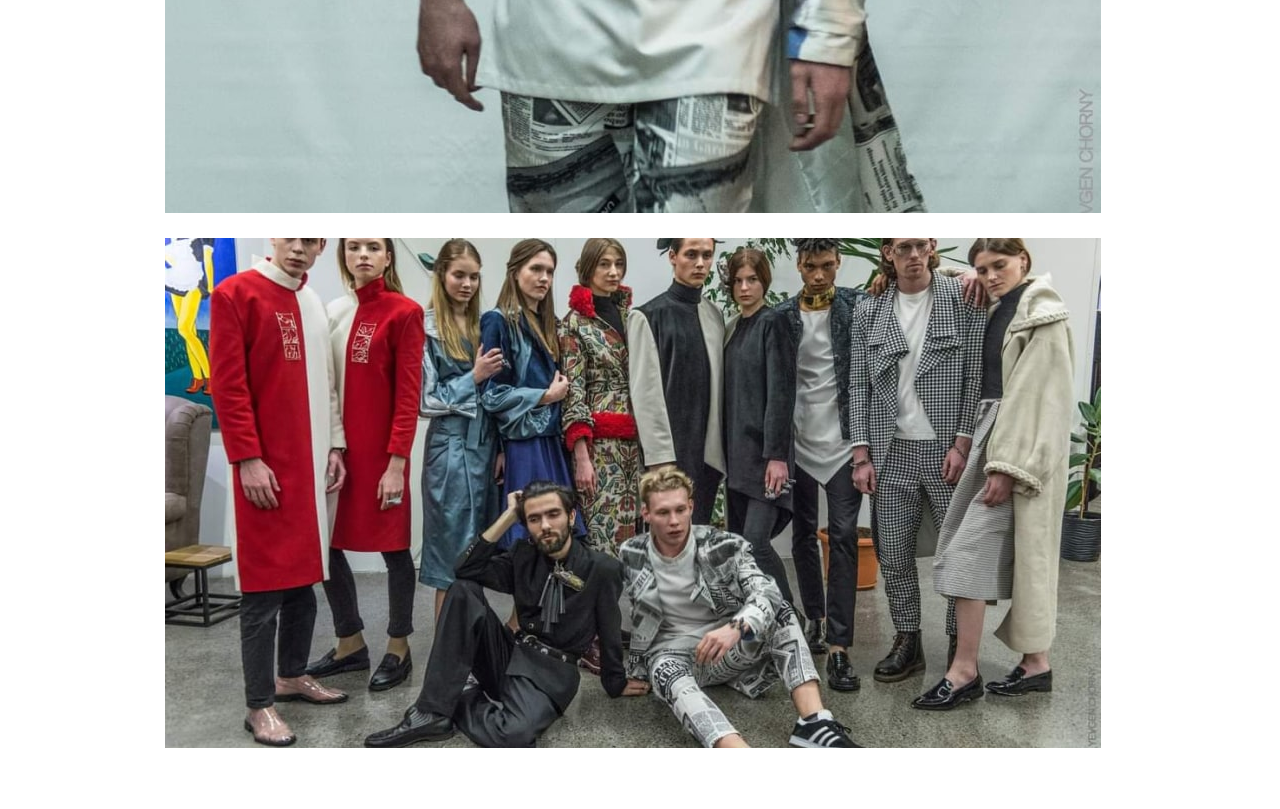
<file: colection4.html>
<!DOCTYPE html>
<html lang="en">
  <head>
    <meta charset="UTF-8" />
    <meta http-equiv="X-UA-Compatible" content="IE=edge" />
    <meta name="viewport" content="width=device-width, initial-scale=1.0" />
    <title>Boukiga</title>
    <link rel="preconnect" href="https://fonts.gstatic.com" crossorigin />
    <link
      href="https://fonts.googleapis.com/css2?family=Poppins:wght@400;500;700&family=Uchen&display=swap"
      rel="stylesheet"
    />
    <link rel="stylesheet" href="./css/main.min.css" />
  </head>
  <body>
    <header class="header">
      <div class="container header__container">
        <div class="header__desktop">
          <ul class="header__list">
            <li class="header__item">
              <a href="./index.html" class="header__link">Home</a>
            </li>

            <li class="header__item">
              <a href="#about" class="header__link">About me</a>
            </li>

            <li class="header__item">
              <a href="#skills" class="header__link">Skills</a>
            </li>

            <li class="header__item">
              <a href="#portfolio" class="header__link">Portfolio</a>
            </li>

            <li class="header__item">
              <a href="#contacts" class="header__link">Contacts</a>
            </li>
          </ul>
        </div>

        <button type="button" class="mobile-menu__burger" data-menu-button>
          <img
            src="./images/mobile-burger.svg"
            alt="Mobile menu button"
            width="30"
            height="20"
          />
        </button>
      </div>

      <div class="mobile-menu" data-menu>
        <div class="container mobile-menu__container">
          <button type="button" class="mobile-menu__cross" data-menu-close>
            <img
              src="./images/mobile-cross.svg"
              alt="Mobile menu button"
              width="23"
              height="23"
            />
          </button>

          <nav class="mobile-menu__nav">
            <ul class="mobile-menu__list">
              <li class="mobile-menu__item">
                <a href="" class="mobile-menu__link">Home</a>
              </li>
              <li class="mobile-menu__item">
                <a href="" class="mobile-menu__link">About me</a>
              </li>
              <li class="mobile-menu__item">
                <a href="" class="mobile-menu__link">Skills</a>
              </li>
              <li class="mobile-menu__item">
                <a href="" class="mobile-menu__link">Portfolio</a>
              </li>
              <li class="mobile-menu__item">
                <a href="" class="mobile-menu__link">Contacts</a>
              </li>
            </ul>
          </nav>
        </div>
      </div>
    </header>

    <main>
      <section class="colection">
        <div class="container">
          <h1 class="colection__title">Album #4</h1>
          <ul class="colection__list">
            <li class="colection__item">
              <picture class="colection__picture">
                <source
                  srcset="
                    ./images/portfolio/colection/colection4-1-desktop-min.jpg    1x,
                    ./images/portfolio/colection/colection4-1-desktop@2x-min.jpg 2x
                  "
                  media="(min-width: 950px)"
                />

                <source
                  srcset="
                    ./images/portfolio/colection/colection4-1-mobile-min.jpg    1x,
                    ./images/portfolio/colection/colection4-1-mobile@2x-min.jpg 2x
                  "
                />
                <img
                  src="./images/portfolio/colection/colection4-1-mobile-min.jpg"
                  alt="Colection Image"
                />
              </picture>
            </li>

            <li class="colection__item">
              <picture class="colection__picture">
                <source
                  srcset="
                    ./images/portfolio/colection/colection4-2-desktop-min.jpg    1x,
                    ./images/portfolio/colection/colection4-2-desktop@2x-min.jpg 2x
                  "
                  media="(min-width: 950px)"
                />

                <source
                  srcset="
                    ./images/portfolio/colection/colection4-2-mobile-min.jpg    1x,
                    ./images/portfolio/colection/colection4-2-mobile@2x-min.jpg 2x
                  "
                />
                <img
                  src="./images/portfolio/colection/colection4-2-mobile-min.jpg"
                  alt="Colection Image"
                />
              </picture>
            </li>

            <li class="colection__item">
              <picture class="colection__picture">
                <source
                  srcset="
                    ./images/portfolio/colection/colection4-3-desktop-min.jpg    1x,
                    ./images/portfolio/colection/colection4-3-desktop@2x-min.jpg 2x
                  "
                  media="(min-width: 950px)"
                />

                <source
                  srcset="
                    ./images/portfolio/colection/colection4-3-mobile-min.jpg    1x,
                    ./images/portfolio/colection/colection4-3-mobile@2x-min.jpg 2x
                  "
                />
                <img
                  src="./images/portfolio/colection/colection4-3-mobile-min.jpg"
                  alt="Colection Image"
                />
              </picture>
            </li>

            <li class="colection__item">
              <picture class="colection__picture">
                <source
                  srcset="
                    ./images/portfolio/colection/colection4-4-desktop-min.jpg    1x,
                    ./images/portfolio/colection/colection4-4-desktop@2x-min.jpg 2x
                  "
                  media="(min-width: 950px)"
                />

                <source
                  srcset="
                    ./images/portfolio/colection/colection4-4-mobile-min.jpg    1x,
                    ./images/portfolio/colection/colection4-4-mobile@2x-min.jpg 2x
                  "
                />
                <img
                  src="./images/portfolio/colection/colection4-4-mobile-min.jpg"
                  alt="Colection Image"
                />
              </picture>
            </li>
          </ul>
        </div>
      </section>
    </main>
    <script src="./js/mobile-menu.js"></script>
  </body>
</html>
</file>
<file: css/main.min.css>
/*! modern-normalize v1.0.0 | MIT License | https://github.com/sindresorhus/modern-normalize */ul{list-style:none;margin:0;padding:0}a{text-decoration:none;color:inherit}*{margin:0;padding:0}code,kbd,samp,pre{font-family:"Open Sans", sans-serif;font-size:1em}*,*::before,*::after{-webkit-box-sizing:border-box;box-sizing:border-box}:root{-moz-tab-size:4;-o-tab-size:4;tab-size:4}html{line-height:1.15;-webkit-text-size-adjust:100%}body{margin:0;padding:0}body{font-family:system-ui,-apple-system,"Segoe UI",Roboto,Helvetica,Arial,sans-serif,"Apple Color Emoji","Segoe UI Emoji"}hr{height:0;color:inherit}abbr[title]{-webkit-text-decoration:underline dotted;text-decoration:underline dotted}b,strong{font-weight:bolder}small{font-size:80%}sub,sup{font-size:75%;line-height:0;position:relative;vertical-align:baseline}sub{bottom:-0.25em}sup{top:-0.5em}table{text-indent:0;border-color:inherit}button,input,optgroup,select,textarea{font-family:inherit;font-size:100%;line-height:1.15;margin:0}address{font-style:normal}button,select{text-transform:none}button,[type="button"],[type="reset"],[type="submit"]{-webkit-appearance:button}::-moz-focus-inner{border-style:none;padding:0}:-moz-focusring{outline:1px dotted ButtonText}:-moz-ui-invalid{box-shadow:none}legend{padding:0}progress{vertical-align:baseline}::-webkit-inner-spin-button,::-webkit-outer-spin-button{height:auto}[type="search"]{-webkit-appearance:textfield;outline-offset:-2px}::-webkit-search-decoration{-webkit-appearance:none}::-webkit-file-upload-button{-webkit-appearance:button;font:inherit}summary{display:list-item}body{font-family:"Poppins",sans-serif;color:#070707}.container{width:375px;margin:0 auto;padding-left:26px;padding-right:26px}@media screen and (min-width: 950px){.container{width:950px;padding:0}}.header__container{position:relative}.header__list{display:-webkit-box;display:-ms-flexbox;display:flex;-webkit-box-align:center;-ms-flex-align:center;align-items:center;-webkit-box-pack:justify;-ms-flex-pack:justify;justify-content:space-between;border-bottom:1px solid #828282;padding-bottom:32px;padding-top:32px;font-weight:700;font-size:18px;line-height:1.2;color:#828282}.header__item:first-child{color:#070707}@media screen and (max-width: 949px){.header__desktop{display:none}}.mobile-menu{position:fixed;top:0;right:0;background-color:#fff;width:100vw;height:100%;overflow:auto;visibility:hidden;pointer-events:none}.mobile-menu__container{position:relative}.mobile-menu__burger{background-color:transparent;border:none;position:absolute;top:66px;right:30px}.mobile-menu__cross{background-color:transparent;border:none;position:absolute;top:66px;right:30px}.mobile-menu__list{padding-top:66px;font-weight:600;font-size:34px;line-height:1.2}.mobile-menu__item:not(:first-child){margin-top:55px;color:#828282}.mobile-menu.is-open{opacity:1;visibility:visible;pointer-events:auto}@media screen and (min-width: 950px){.mobile-menu,.mobile-menu__burger{display:none}}.hero{padding-top:55px}.hero__title{font-weight:700;font-size:40px;line-height:1.2}.hero__description{padding-top:20px;padding-bottom:36px;font-weight:400;font-size:18px;color:#828282;line-height:1.2}.hero__picture{display:block;margin:0 auto;width:100%;margin:0;padding:0;margin-bottom:83px}@media screen and (min-width: 950px){.hero__thumb{display:-webkit-box;display:-ms-flexbox;display:flex;-webkit-box-align:center;-ms-flex-align:center;align-items:center;-webkit-box-pack:justify;-ms-flex-pack:justify;justify-content:space-between;margin-bottom:30px}}.about{background-color:#f6f6f6}.about__container{max-width:375px;width:100%}@media screen and (min-width: 950px){.about__container{max-width:485px;width:100%}}.about__title{padding-top:81px;font-weight:600;font-size:34px;line-height:1.2;text-align:center;margin-bottom:30px}.about__list{font-size:18px;font-weight:400;line-height:1.2;text-align:center;padding-bottom:71px}.about__item:not(:last-child){margin-bottom:35px}.skills{padding-top:83px;padding-bottom:98px}.skills__title{font-weight:600;font-size:34px;line-height:1.2;text-align:center;margin-bottom:50px}.skills__description{font-size:18px;font-weight:400;line-height:1.2;text-align:center;margin-bottom:50px}@media screen and (min-width: 950px){.skills__list{display:-webkit-box;display:-ms-flexbox;display:flex;-ms-flex-wrap:wrap;flex-wrap:wrap;-webkit-box-align:center;-ms-flex-align:center;align-items:center;max-width:-29px}}.skills__item{display:-webkit-box;display:-ms-flexbox;display:flex;-webkit-box-align:center;-ms-flex-align:center;align-items:center;-webkit-box-pack:center;-ms-flex-pack:center;justify-content:center;margin-left:auto;margin-right:auto;max-width:200px;width:100%;height:120px;border:1px solid #eeeeee;-webkit-box-shadow:0px 1px 1px rgba(0,0,0,0.12),0px 4px 4px rgba(0,0,0,0.06),1px 4px 6px rgba(0,0,0,0.16);box-shadow:0px 1px 1px rgba(0,0,0,0.12),0px 4px 4px rgba(0,0,0,0.06),1px 4px 6px rgba(0,0,0,0.16);padding:0 10px 0 10px}@media screen and (max-width: 949px){.skills__item:not(:last-child){margin-bottom:20px}}@media screen and (min-width: 950px){.skills__item{max-width:273px;width:100%;height:150px;margin:29px;-ms-flex-preferred-size:calc((100% - 3 * 58px) / 3);flex-basis:calc((100% - 3 * 58px) / 3)}}.skills__subtitle{font-weight:700;font-size:14px;line-height:1.2}.portfolio{padding-top:81px;padding-bottom:81px;background-color:#f6f6f6}.portfolio__title{font-weight:600;font-size:34px;line-height:1.2;text-align:center}.portfolio__title{margin-bottom:65px}.portfolio__list{text-align:center;text-align:center;font-weight:400;font-size:18px;line-height:1.2}.portfolio__item:not(:last-child){margin-bottom:70px}.portfolio__link{text-decoration:underline}.portfolio__picture{display:block;text-align:center;margin-bottom:33px}.portfolio__video{width:316px;height:171px}@media screen and (min-width: 950px){.portfolio__video{width:936px;height:510px}}.contacts{padding-top:82px;padding-bottom:48px}@media screen and (min-width: 950px){.contacts{padding-top:116px;padding-bottom:86px}}.contacts__title{font-weight:600;font-size:34px;line-height:1.2;text-align:center}.contacts__subtitle{padding-top:28px;font-weight:500;font-size:18px;line-height:1.2;text-align:center;margin-bottom:40px}.contacts__btn{display:block;background-color:#070707;color:#fff;font-weight:700;font-size:18px;text-align:center;line-height:1.2;padding:12px 85px;border-radius:50px}.footer{padding-bottom:90px}.footer__list{margin-bottom:50px;display:-webkit-box;display:-ms-flexbox;display:flex;-webkit-box-align:center;-ms-flex-align:center;align-items:center;-webkit-box-pack:center;-ms-flex-pack:center;justify-content:center}.footer__item:not(:last-child){margin-right:50px}.footer__description{font-weight:400;text-align:center;font-size:18px;line-height:1.2;color:#828282}.colection{padding-top:57px;padding-bottom:57px}.colection__title{font-weight:600;font-size:34px;line-height:1.2;margin-bottom:50px}.colection__picture{display:block;text-align:center;max-width:316px;width:100%;margin:0}.colection__item:not(:last-child){margin-bottom:20px}
/*# sourceMappingURL=main.min.css.map */
</file>
